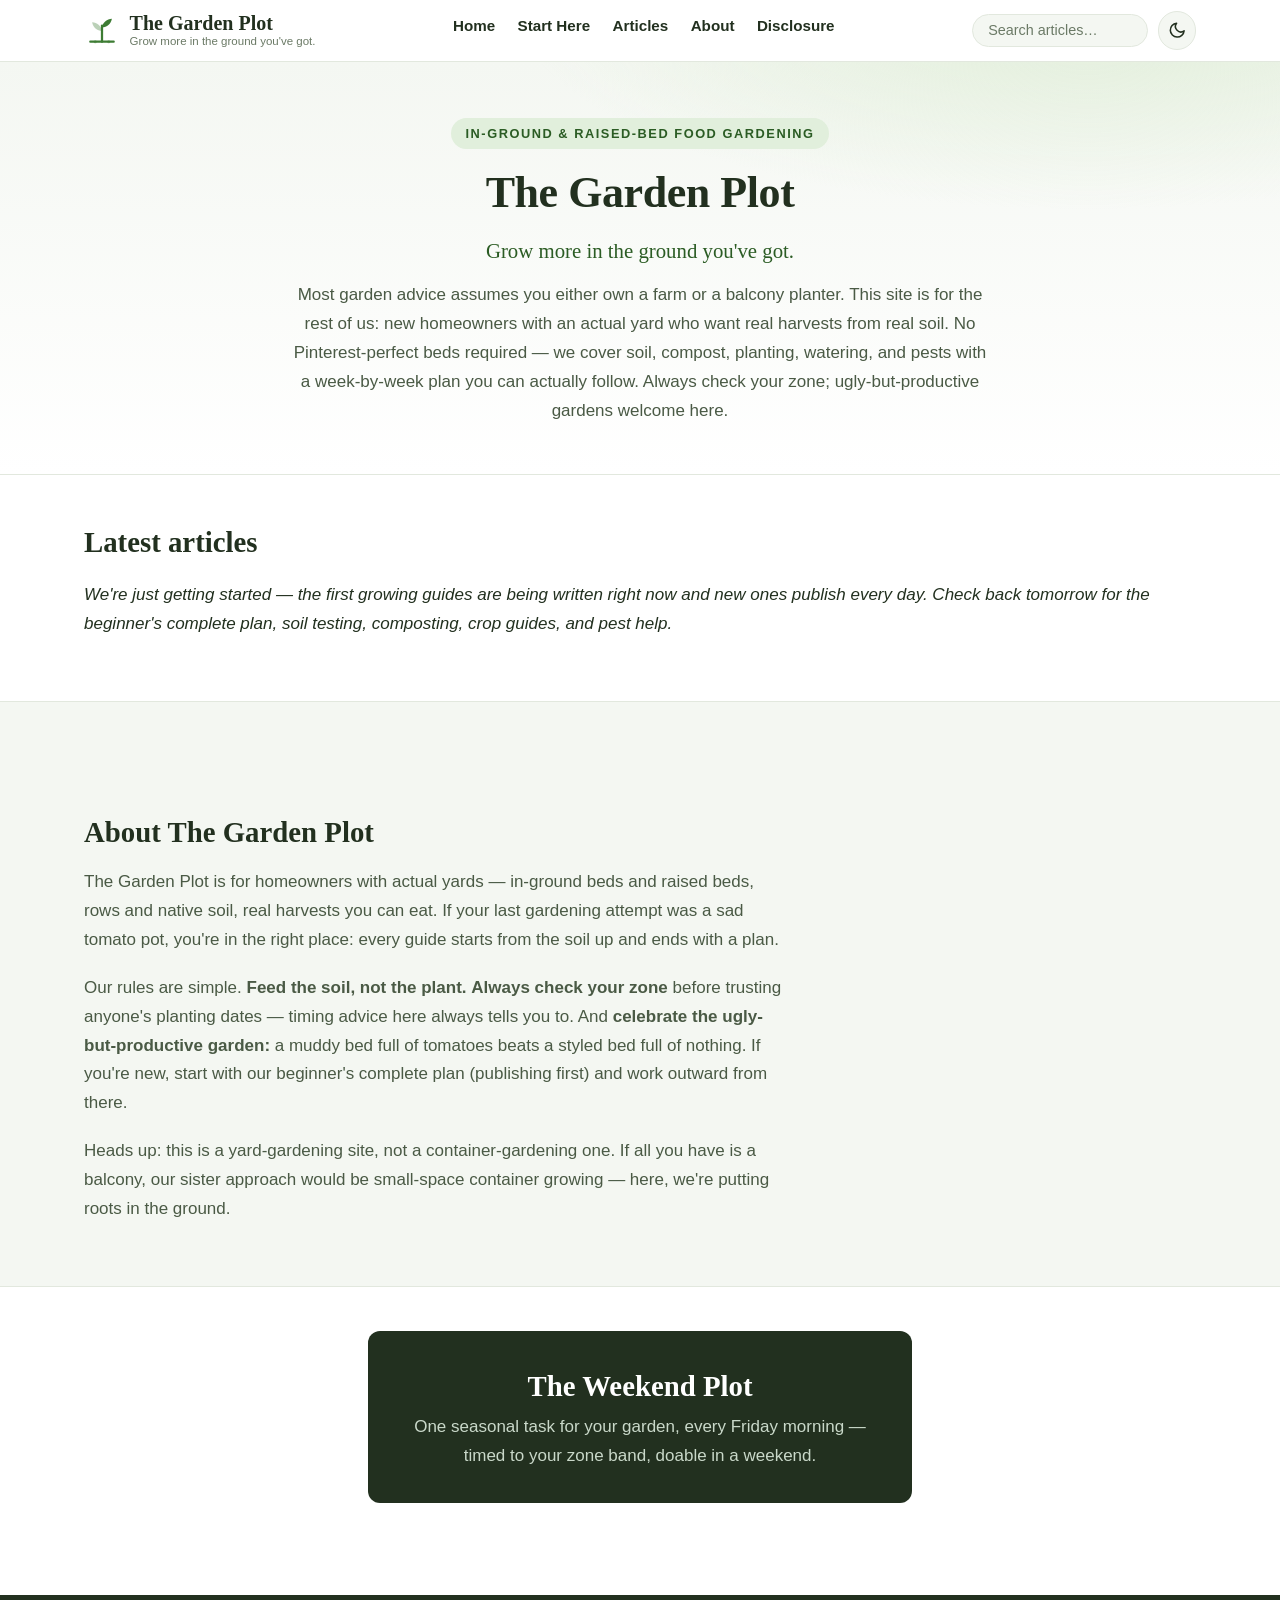
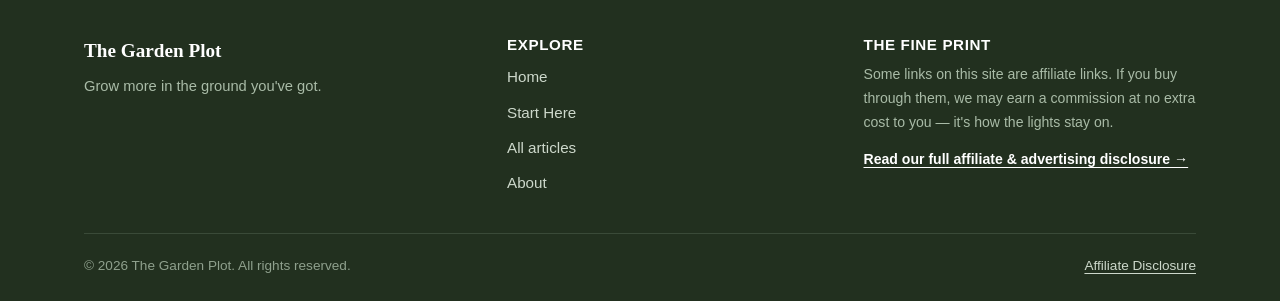
<file: index.html>
<!DOCTYPE html>
<html lang="en">
<head>
  <meta charset="utf-8">
  <meta name="viewport" content="width=device-width, initial-scale=1">
  <!-- MEDIVAVINE/JOURNEY: paste ad network script here -->
  <title>The Garden Plot — Grow More in the Ground You've Got</title>
  <meta name="description" content="The Garden Plot helps new homeowners grow real harvests in real ground — in-ground and raised-bed food gardening guides, soil-first advice, and season plans. Zone-aware, dirt-under-nails practical.">
  <meta property="og:title" content="The Garden Plot — Grow More in the Ground You've Got">
  <meta property="og:description" content="In-ground and raised-bed food gardening for people with actual yards: soil, compost, crop guides, and pest help — always with a plan.">
  <meta property="og:type" content="website">
  <meta property="og:url" content="https://garden-plot.pages.dev/">
  <link rel="stylesheet" href="styles.css">
  <script>
  /* Set theme before first paint: stored choice, else OS preference. */
  (function(){try{var t=localStorage.getItem('gardenplot-theme');if(!t){t=(window.matchMedia&&window.matchMedia('(prefers-color-scheme: dark)').matches)?'dark':'light';}document.documentElement.setAttribute('data-theme',t);}catch(e){}})();
  </script>
  <link rel="canonical" href="https://garden-plot.pages.dev/">
  <meta name="twitter:card" content="summary">
</head>
<body>

<header class="site-header">
  <div class="header-inner">
    <a class="brand" href="index.html" aria-label="The Garden Plot — home">
      <svg class="brand-mark" viewBox="0 0 40 40" role="img" aria-label="A young seedling sprouting from garden soil">
        <path d="M20 33V15" fill="none" stroke="#3d7c33" stroke-width="2.5" stroke-linecap="round"/>
        <path d="M20 21c-5.5 0-10-4-11-9.5 5.5 0 10 4 11 9.5z" fill="#3d7c33" opacity="0.35"/>
        <path d="M20 17c5.5 0 10-4 11-9.5-5.5 0-10 4-11 9.5z" fill="#3d7c33"/>
        <path d="M7 33h26" fill="none" stroke="#3d7c33" stroke-width="2.5" stroke-linecap="round"/>
        <circle cx="12.5" cy="33" r="1.7" fill="#3d7c33" opacity="0.5"/>
        <circle cx="27.5" cy="33" r="1.7" fill="#3d7c33" opacity="0.5"/>
      </svg>
      <span class="brand-name">The Garden Plot<span class="brand-tag">Grow more in the ground you've got.</span></span>
    </a>
    <button class="nav-toggle" id="navToggle" aria-expanded="false" aria-controls="siteNav" aria-label="Toggle navigation menu">
      <svg viewBox="0 0 24 24" fill="none" stroke="currentColor" stroke-width="2" stroke-linecap="round" aria-hidden="true">
        <path d="M4 7h16M4 12h16M4 17h16"/>
      </svg>
    </button>
    <nav class="site-nav" id="siteNav" aria-label="Main navigation">
      <ul>
        <li><a href="index.html" aria-current="page">Home</a></li>
        <li><a href="#articles">Start Here</a></li>
        <li><a href="#articles">Articles</a></li>
        <li><a href="#about">About</a></li>
        <li><a href="disclosure.html">Disclosure</a></li>
      </ul>
    </nav>
    <div class="header-actions">
      <div class="site-search" data-search>
        <label class="visually-hidden" for="siteSearchInput">Search articles</label>
        <input class="site-search-input" id="siteSearchInput" type="search" placeholder="Search articles&hellip;" autocomplete="off" role="combobox" aria-expanded="false" aria-controls="siteSearchResults" aria-autocomplete="list">
        <div class="site-search-results" id="siteSearchResults" role="listbox" aria-label="Search results" hidden></div>
      </div>
      <button class="theme-toggle" id="themeToggle" type="button" aria-label="Switch to dark mode" aria-pressed="false">
        <svg class="icon-moon" viewBox="0 0 24 24" fill="none" stroke="currentColor" stroke-width="2" stroke-linecap="round" stroke-linejoin="round" aria-hidden="true"><path d="M21 12.8A9 9 0 1 1 11.2 3a7 7 0 0 0 9.8 9.8z"/></svg>
        <svg class="icon-sun" viewBox="0 0 24 24" fill="none" stroke="currentColor" stroke-width="2" stroke-linecap="round" aria-hidden="true"><circle cx="12" cy="12" r="4"/><path d="M12 2v2M12 20v2M4.9 4.9l1.4 1.4M17.7 17.7l1.4 1.4M2 12h2M20 12h2M4.9 19.1l1.4-1.4M17.7 6.3l1.4-1.4"/></svg>
      </button>
    </div>
  </div>
</header>

<main>
  <section class="hero">
    <div class="wrap">
      <span class="eyebrow">In-ground &amp; raised-bed food gardening</span>
      <h1>The Garden Plot</h1>
      <p class="tagline">Grow more in the ground you've got.</p>
      <p class="pitch">Most garden advice assumes you either own a farm or a balcony planter. This site is for the rest of us: new homeowners with an actual yard who want real harvests from real soil. No Pinterest-perfect beds required — we cover soil, compost, planting, watering, and pests with a week-by-week plan you can actually follow. Always check your zone; ugly-but-productive gardens welcome here.</p>
    </div>
  </section>

  <section class="section" aria-labelledby="articles-heading">
    <div class="wrap">
      <div class="section-head" id="articles">
        <h2 id="articles-heading">Latest articles</h2>
      </div>
      <ul class="card-grid">
      </ul>
      <p class="articles-pending"><em>We're just getting started — the first growing guides are being written right now and new ones publish every day. Check back tomorrow for the beginner's complete plan, soil testing, composting, crop guides, and pest help.</em></p>
    </div>
  </section>

  <section class="section band about" id="about" aria-labelledby="about-heading">
    <div class="wrap">
      <h2 id="about-heading">About The Garden Plot</h2>
      <p>The Garden Plot is for homeowners with actual yards — in-ground beds and raised beds, rows and native soil, real harvests you can eat. If your last gardening attempt was a sad tomato pot, you're in the right place: every guide starts from the soil up and ends with a plan.</p>
      <p>Our rules are simple. <strong>Feed the soil, not the plant.</strong> <strong>Always check your zone</strong> before trusting anyone's planting dates — timing advice here always tells you to. And <strong>celebrate the ugly-but-productive garden:</strong> a muddy bed full of tomatoes beats a styled bed full of nothing. If you're new, start with our beginner's complete plan (publishing first) and work outward from there.</p>
      <p>Heads up: this is a yard-gardening site, not a container-gardening one. If all you have is a balcony, our sister approach would be small-space container growing — here, we're putting roots in the ground.</p>
    </div>
  </section>

  <section class="section" aria-labelledby="newsletter-heading">
    <div class="wrap">
      <div class="newsletter-card">
        <h2 id="newsletter-heading">The Weekend Plot</h2>
        <p>One seasonal task for your garden, every Friday morning — timed to your zone band, doable in a weekend.</p>
        <!-- NEWSLETTER: paste Beehiiv/Substack embed here -->
      </div>
    </div>
  </section>
</main>

<footer class="site-footer">
  <div class="footer-inner">
    <div class="footer-grid">
      <div>
        <div class="footer-brand">The Garden Plot</div>
        <p class="footer-tag">Grow more in the ground you've got.</p>
      </div>
      <nav class="footer-nav" aria-label="Footer navigation">
        <h3>Explore</h3>
        <ul>
          <li><a href="index.html">Home</a></li>
          <li><a href="#articles">Start Here</a></li>
          <li><a href="#articles">All articles</a></li>
          <li><a href="#about">About</a></li>
        </ul>
      </nav>
      <div class="footer-note">
        <h3>The fine print</h3>
        <p>Some links on this site are affiliate links. If you buy through them, we may earn a commission at no extra cost to you — it's how the lights stay on.</p>
        <p><a href="disclosure.html" class="footer-note-link">Read our full affiliate &amp; advertising disclosure →</a></p>
      </div>
    </div>
    <div class="footer-bottom">
      <span>© 2026 The Garden Plot. All rights reserved.</span>
      <span><a href="disclosure.html">Affiliate Disclosure</a></span>
    </div>
  </div>
</footer>

<script src="assets/site.js"></script>
</body>
</html>
</file>
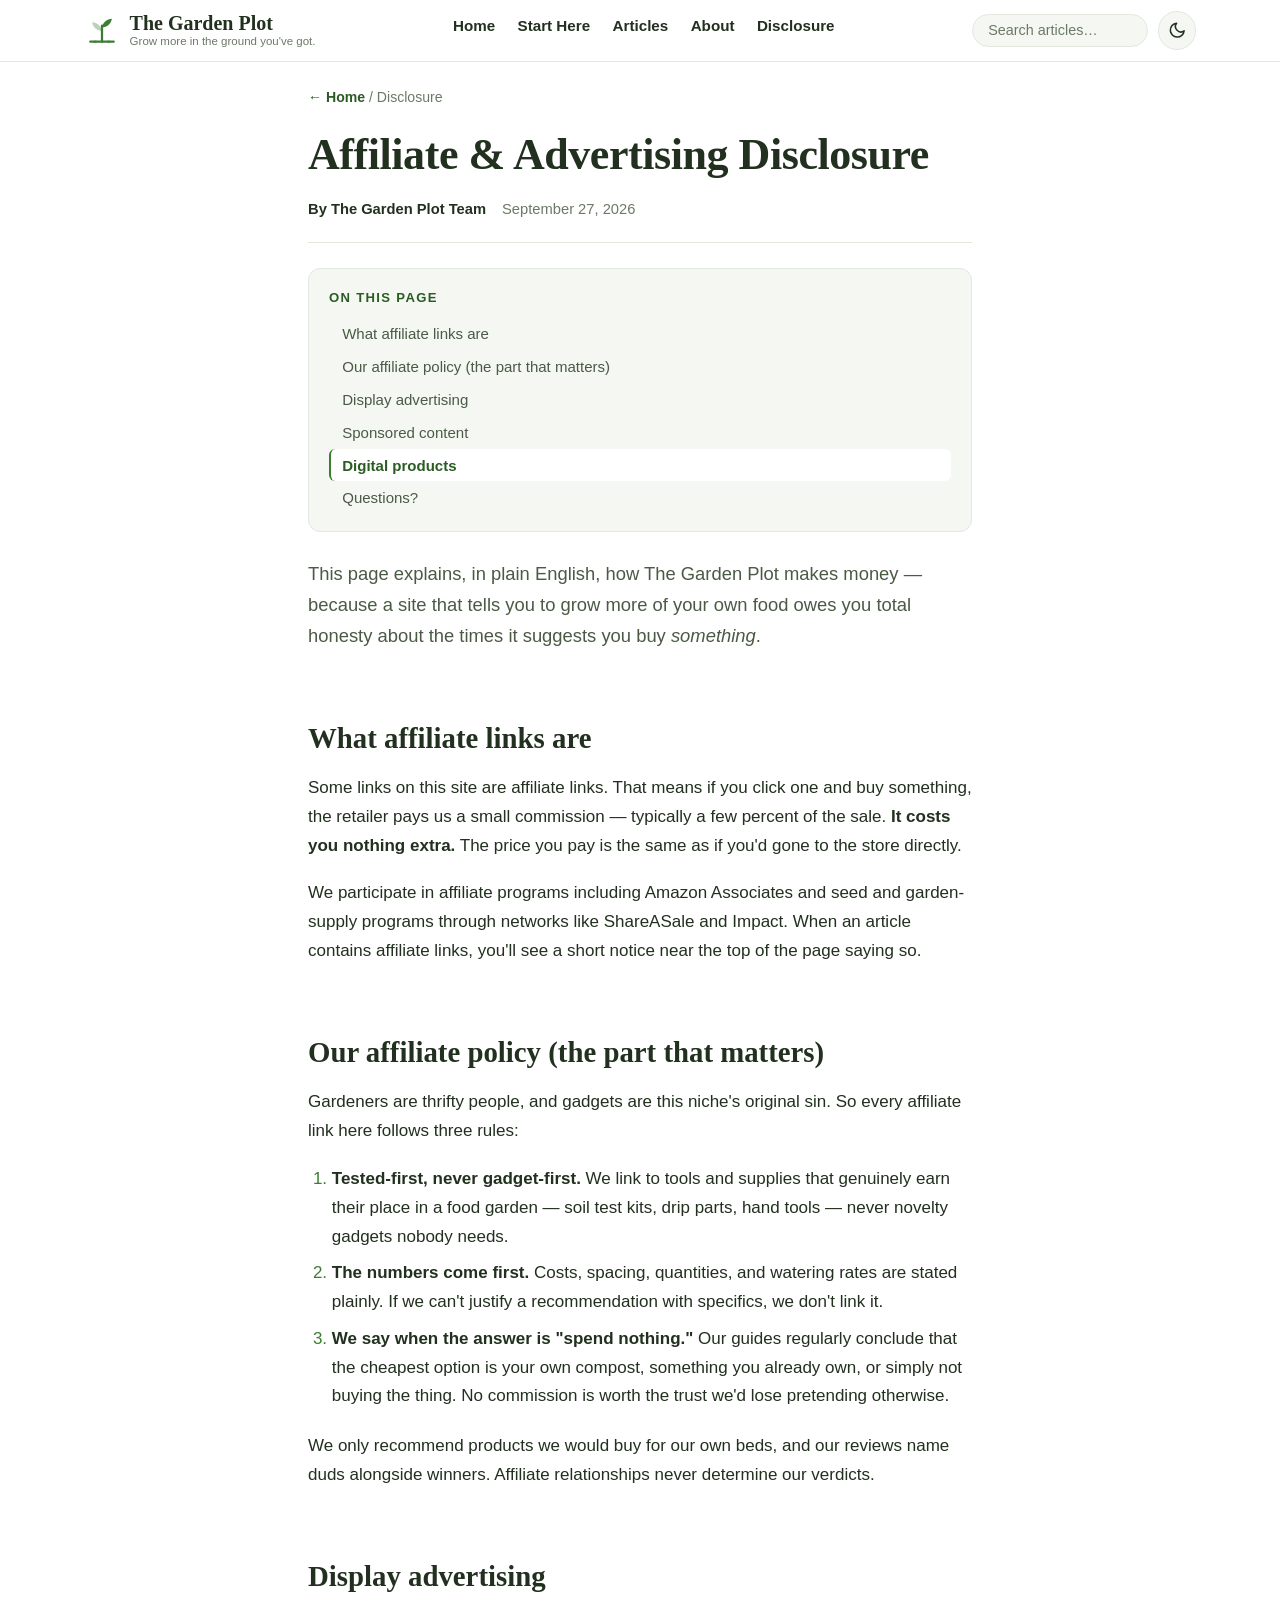
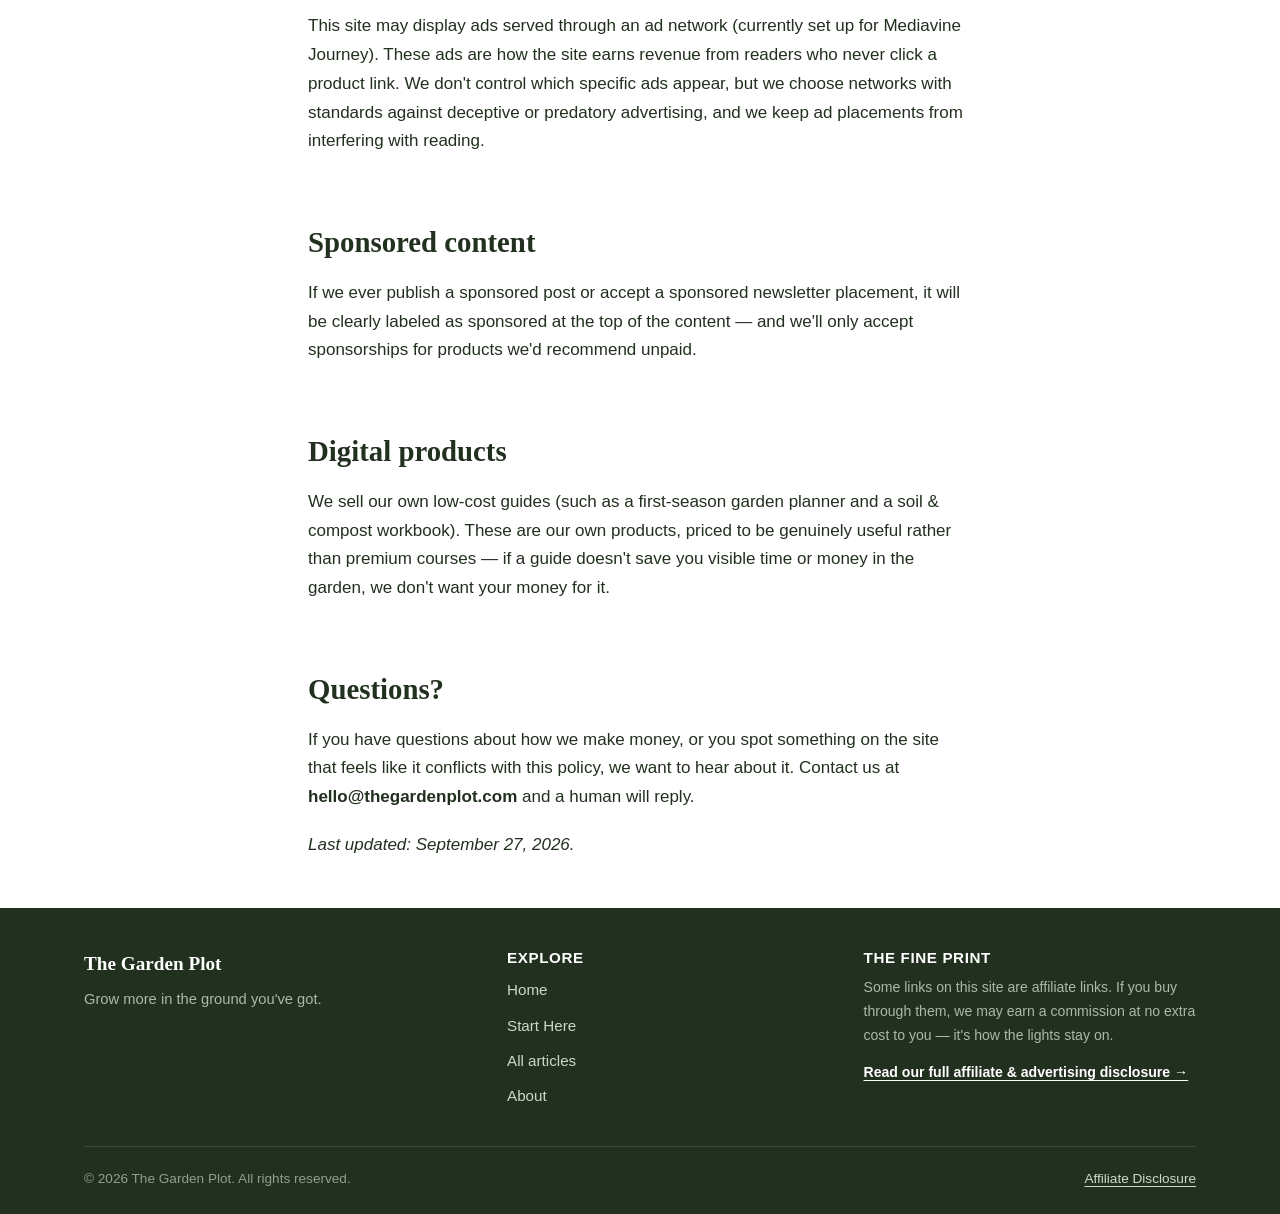
<file: disclosure.html>
<!DOCTYPE html>
<html lang="en">
<head>
  <meta charset="utf-8">
  <meta name="viewport" content="width=device-width, initial-scale=1">
  <!-- MEDIVAVINE/JOURNEY: paste ad network script here -->
  <title>Affiliate &amp; Advertising Disclosure | The Garden Plot</title>
  <meta name="description" content="How The Garden Plot makes money: affiliate links, display ads, and our promise to recommend only gear we'd buy for our own beds.">
  <meta property="og:title" content="Affiliate &amp; Advertising Disclosure | The Garden Plot">
  <meta property="og:description" content="Plain-English disclosure: what affiliate links are, how display ads work here, and why trust is the whole business model.">
  <meta property="og:type" content="website">
  <meta property="og:url" content="https://garden-plot.pages.dev/disclosure.html">
  <link rel="stylesheet" href="styles.css">
  <script>
  /* Set theme before first paint: stored choice, else OS preference. */
  (function(){try{var t=localStorage.getItem('gardenplot-theme');if(!t){t=(window.matchMedia&&window.matchMedia('(prefers-color-scheme: dark)').matches)?'dark':'light';}document.documentElement.setAttribute('data-theme',t);}catch(e){}})();
  </script>
  <link rel="canonical" href="https://garden-plot.pages.dev/disclosure.html">
  <meta name="twitter:card" content="summary">
</head>
<body class="article-page">

<header class="site-header">
  <div class="header-inner">
    <a class="brand" href="index.html" aria-label="The Garden Plot — home">
      <svg class="brand-mark" viewBox="0 0 40 40" role="img" aria-label="A young seedling sprouting from garden soil">
        <path d="M20 33V15" fill="none" stroke="#3d7c33" stroke-width="2.5" stroke-linecap="round"/>
        <path d="M20 21c-5.5 0-10-4-11-9.5 5.5 0 10 4 11 9.5z" fill="#3d7c33" opacity="0.35"/>
        <path d="M20 17c5.5 0 10-4 11-9.5-5.5 0-10 4-11 9.5z" fill="#3d7c33"/>
        <path d="M7 33h26" fill="none" stroke="#3d7c33" stroke-width="2.5" stroke-linecap="round"/>
        <circle cx="12.5" cy="33" r="1.7" fill="#3d7c33" opacity="0.5"/>
        <circle cx="27.5" cy="33" r="1.7" fill="#3d7c33" opacity="0.5"/>
      </svg>
      <span class="brand-name">The Garden Plot<span class="brand-tag">Grow more in the ground you've got.</span></span>
    </a>
    <button class="nav-toggle" id="navToggle" aria-expanded="false" aria-controls="siteNav" aria-label="Toggle navigation menu">
      <svg viewBox="0 0 24 24" fill="none" stroke="currentColor" stroke-width="2" stroke-linecap="round" aria-hidden="true">
        <path d="M4 7h16M4 12h16M4 17h16"/>
      </svg>
    </button>
    <nav class="site-nav" id="siteNav" aria-label="Main navigation">
      <ul>
        <li><a href="index.html">Home</a></li>
        <li><a href="index.html#articles">Start Here</a></li>
        <li><a href="index.html#articles">Articles</a></li>
        <li><a href="index.html#about">About</a></li>
        <li><a href="disclosure.html" aria-current="page">Disclosure</a></li>
      </ul>
    </nav>
    <div class="header-actions">
      <div class="site-search" data-search>
        <label class="visually-hidden" for="siteSearchInput">Search articles</label>
        <input class="site-search-input" id="siteSearchInput" type="search" placeholder="Search articles&hellip;" autocomplete="off" role="combobox" aria-expanded="false" aria-controls="siteSearchResults" aria-autocomplete="list">
        <div class="site-search-results" id="siteSearchResults" role="listbox" aria-label="Search results" hidden></div>
      </div>
      <button class="theme-toggle" id="themeToggle" type="button" aria-label="Switch to dark mode" aria-pressed="false">
        <svg class="icon-moon" viewBox="0 0 24 24" fill="none" stroke="currentColor" stroke-width="2" stroke-linecap="round" stroke-linejoin="round" aria-hidden="true"><path d="M21 12.8A9 9 0 1 1 11.2 3a7 7 0 0 0 9.8 9.8z"/></svg>
        <svg class="icon-sun" viewBox="0 0 24 24" fill="none" stroke="currentColor" stroke-width="2" stroke-linecap="round" aria-hidden="true"><circle cx="12" cy="12" r="4"/><path d="M12 2v2M12 20v2M4.9 4.9l1.4 1.4M17.7 17.7l1.4 1.4M2 12h2M20 12h2M4.9 19.1l1.4-1.4M17.7 6.3l1.4-1.4"/></svg>
      </button>
    </div>
  </div>
</header>

<main>
  <div class="wrap-narrow">
    <p class="breadcrumb"><a href="index.html">← Home</a> / Disclosure</p>

    <article>
      <header class="article-head">
        <h1>Affiliate &amp; Advertising Disclosure</h1>
        <p class="byline">
          <span class="author">By The Garden Plot Team</span>
          <time datetime="2026-09-27">September 27, 2026</time>
        </p>
      </header>

      <p class="lede">This page explains, in plain English, how The Garden Plot makes money — because a site that tells you to grow more of your own food owes you total honesty about the times it suggests you buy <em>something</em>.</p>

      <h2>What affiliate links are</h2>
      <p>Some links on this site are affiliate links. That means if you click one and buy something, the retailer pays us a small commission — typically a few percent of the sale. <strong>It costs you nothing extra.</strong> The price you pay is the same as if you'd gone to the store directly.</p>
      <p>We participate in affiliate programs including Amazon Associates and seed and garden-supply programs through networks like ShareASale and Impact. When an article contains affiliate links, you'll see a short notice near the top of the page saying so.</p>

      <h2>Our affiliate policy (the part that matters)</h2>
      <p>Gardeners are thrifty people, and gadgets are this niche's original sin. So every affiliate link here follows three rules:</p>
      <ol>
        <li><strong>Tested-first, never gadget-first.</strong> We link to tools and supplies that genuinely earn their place in a food garden — soil test kits, drip parts, hand tools — never novelty gadgets nobody needs.</li>
        <li><strong>The numbers come first.</strong> Costs, spacing, quantities, and watering rates are stated plainly. If we can't justify a recommendation with specifics, we don't link it.</li>
        <li><strong>We say when the answer is "spend nothing."</strong> Our guides regularly conclude that the cheapest option is your own compost, something you already own, or simply not buying the thing. No commission is worth the trust we'd lose pretending otherwise.</li>
      </ol>
      <p>We only recommend products we would buy for our own beds, and our reviews name duds alongside winners. Affiliate relationships never determine our verdicts.</p>

      <h2>Display advertising</h2>
      <p>This site may display ads served through an ad network (currently set up for Mediavine Journey). These ads are how the site earns revenue from readers who never click a product link. We don't control which specific ads appear, but we choose networks with standards against deceptive or predatory advertising, and we keep ad placements from interfering with reading.</p>

      <h2>Sponsored content</h2>
      <p>If we ever publish a sponsored post or accept a sponsored newsletter placement, it will be clearly labeled as sponsored at the top of the content — and we'll only accept sponsorships for products we'd recommend unpaid.</p>

      <h2>Digital products</h2>
      <p>We sell our own low-cost guides (such as a first-season garden planner and a soil &amp; compost workbook). These are our own products, priced to be genuinely useful rather than premium courses — if a guide doesn't save you visible time or money in the garden, we don't want your money for it.</p>

      <h2>Questions?</h2>
      <p>If you have questions about how we make money, or you spot something on the site that feels like it conflicts with this policy, we want to hear about it. Contact us at <strong>hello@thegardenplot.com</strong> and a human will reply.</p>
      <p><em>Last updated: September 27, 2026.</em></p>
    </article>
  </div>
</main>

<footer class="site-footer">
  <div class="footer-inner">
    <div class="footer-grid">
      <div>
        <div class="footer-brand">The Garden Plot</div>
        <p class="footer-tag">Grow more in the ground you've got.</p>
      </div>
      <nav class="footer-nav" aria-label="Footer navigation">
        <h3>Explore</h3>
        <ul>
          <li><a href="index.html">Home</a></li>
          <li><a href="index.html#articles">Start Here</a></li>
          <li><a href="index.html#articles">All articles</a></li>
          <li><a href="index.html#about">About</a></li>
        </ul>
      </nav>
      <div class="footer-note">
        <h3>The fine print</h3>
        <p>Some links on this site are affiliate links. If you buy through them, we may earn a commission at no extra cost to you — it's how the lights stay on.</p>
        <p><a href="disclosure.html" class="footer-note-link">Read our full affiliate &amp; advertising disclosure →</a></p>
      </div>
    </div>
    <div class="footer-bottom">
      <span>© 2026 The Garden Plot. All rights reserved.</span>
      <span><a href="disclosure.html">Affiliate Disclosure</a></span>
    </div>
  </div>
</footer>

<script src="assets/site.js"></script>
</body>
</html>
</file>
<file: styles.css>
/* The Garden Plot — clean modern editorial blog theme
   Mobile-first, no frameworks, single accent color. */

:root {
  --accent: #3d7c33;          /* garden green */
  --accent-dark: #2b5c24;
  --ink: #22301f;
  --ink-soft: #4a5a45;
  --muted: #6b7a66;
  --paper: #ffffff;
  --wash: #f4f7f2;
  --line: #e2e8de;
  --radius: 12px;
  --maxw: 72rem;
  --measure: 44rem;
  --font: -apple-system, BlinkMacSystemFont, "Segoe UI", Roboto, "Helvetica Neue",
          Arial, "Noto Sans", system-ui, sans-serif;
  --font-display: "Iowan Old Style", "Palatino Linotype", Palatino, Georgia,
          "Times New Roman", serif;
}

* { box-sizing: border-box; }
html { scroll-behavior: smooth; }
body {
  margin: 0;
  font-family: var(--font);
  color: var(--ink);
  background: var(--paper);
  line-height: 1.7;
  font-size: 1.0625rem;
  -webkit-font-smoothing: antialiased;
}
img, svg { max-width: 100%; height: auto; }
a { color: var(--accent-dark); text-decoration-thickness: 1px; text-underline-offset: 3px; }
a:hover { color: var(--accent); }
a:focus-visible, button:focus-visible {
  outline: 3px solid var(--accent);
  outline-offset: 2px;
  border-radius: 4px;
}

h1, h2, h3, h4 { font-family: var(--font-display); line-height: 1.25; color: var(--ink); text-wrap: balance; }
h1 { font-size: clamp(1.9rem, 4.5vw, 2.75rem); margin: 0.4em 0 0.3em; letter-spacing: -0.01em; }
h2 { font-size: clamp(1.4rem, 3vw, 1.8rem); margin: 2.2em 0 0.6em; padding-top: 0.2em; }
h3 { font-size: 1.22rem; margin: 1.8em 0 0.4em; }
p { margin: 0 0 1.1em; }
ul, ol { margin: 0 0 1.2em; padding-left: 1.4em; }
li { margin-bottom: 0.45em; }
li::marker { color: var(--accent); }
blockquote {
  margin: 1.6em 0; padding: 0.9em 1.2em;
  border-left: 4px solid var(--accent);
  background: var(--wash); border-radius: 0 var(--radius) var(--radius) 0;
}
code { background: var(--wash); padding: 0.15em 0.4em; border-radius: 6px; font-size: 0.92em; }

.wrap { max-width: var(--maxw); margin: 0 auto; padding: 0 1.25rem; }

/* ---- Header / nav ---- */
.site-header {
  background: var(--paper);
  border-bottom: 1px solid var(--line);
  position: sticky; top: 0; z-index: 50;
}
.header-inner {
  display: flex; align-items: center; justify-content: space-between;
  max-width: var(--maxw); margin: 0 auto; padding: 0.7rem 1.25rem;
}
.brand { display: flex; align-items: center; gap: 0.6rem; text-decoration: none; color: var(--ink); }
.brand-mark { width: 36px; height: 36px; flex: none; }
.brand-name { font-family: var(--font-display); font-size: 1.25rem; font-weight: 700; line-height: 1.15; }
.brand-tag { display: block; font-family: var(--font); font-size: 0.72rem; color: var(--muted); font-weight: 400; }
.site-nav ul { display: flex; gap: 1.4rem; list-style: none; margin: 0; padding: 0; }
.site-nav a { text-decoration: none; color: var(--ink); font-weight: 600; font-size: 0.95rem; }
.site-nav a:hover { color: var(--accent); }
.nav-toggle {
  display: none; background: none; border: 1px solid var(--line);
  border-radius: 8px; padding: 0.45rem 0.6rem; cursor: pointer; color: var(--ink);
}
.nav-toggle svg { display: block; width: 22px; height: 22px; }

/* ---- Hero ---- */
.hero {
  background:
    radial-gradient(60rem 22rem at 85% -4rem, #e0eed8 0%, transparent 60%),
    linear-gradient(180deg, var(--wash) 0%, var(--paper) 100%);
  background-color: var(--wash);
  border-bottom: 1px solid var(--line);
  padding: 3.5rem 0 3rem;
  text-align: center;
}
.hero .eyebrow {
  display: inline-block; font-size: 0.8rem; font-weight: 700; letter-spacing: 0.12em;
  text-transform: uppercase; color: var(--accent-dark);
  background: #e1efdc; border-radius: 999px; padding: 0.3rem 0.9rem; margin-bottom: 1rem;
}
.hero h1 { margin-top: 0; }
.hero .tagline { font-family: var(--font-display); font-size: 1.3rem; color: var(--accent-dark); margin: 0 0 0.8rem; }
.hero .pitch { max-width: var(--measure); margin: 0 auto; color: var(--ink-soft); }

/* ---- Cards / grids ---- */
.section { padding: 2.75rem 0; }
.section-head { display: flex; align-items: baseline; justify-content: space-between; flex-wrap: wrap; row-gap: 0.4rem; gap: 1rem; margin-bottom: 1.25rem; }
.section-head h2 { margin: 0; }
.section-head a { font-size: 0.92rem; font-weight: 600; white-space: nowrap; }

.card-grid { display: grid; grid-template-columns: 1fr; gap: 1.25rem; list-style: none; margin: 0; padding: 0; }
.card {
  border: 1px solid var(--line); border-radius: var(--radius);
  background: var(--paper); padding: 1.4rem 1.4rem 1.2rem;
  display: flex; flex-direction: column; gap: 0.5rem;
  transition: transform 0.15s ease, box-shadow 0.15s ease;
}
.card:hover { transform: translateY(-3px); box-shadow: 0 10px 28px rgba(61, 124, 51, 0.10); }
.card .kicker { font-size: 0.75rem; font-weight: 700; letter-spacing: 0.1em; text-transform: uppercase; color: var(--accent-dark); }
.card h3 { margin: 0; font-size: 1.15rem; }
.card h3 a { color: var(--ink); text-decoration: none; }
.card h3 a:hover { color: var(--accent); }
.card p { margin: 0; color: var(--ink-soft); font-size: 0.97rem; flex: 1; }
.card .card-link { font-weight: 700; font-size: 0.92rem; }

.featured {
  border: 2px solid var(--accent); border-radius: var(--radius);
  background: linear-gradient(135deg, #f3f8f0 0%, var(--paper) 70%);
  padding: 1.75rem; margin-bottom: 2rem;
  display: grid; gap: 0.7rem;
}
.featured .kicker { font-size: 0.78rem; font-weight: 700; letter-spacing: 0.12em; text-transform: uppercase; color: var(--accent-dark); }
.featured h2 { margin: 0; font-size: clamp(1.5rem, 3.4vw, 2rem); }
.featured h2 a { color: var(--ink); text-decoration: none; }
.featured h2 a:hover { color: var(--accent); }
.featured p { margin: 0; color: var(--ink-soft); }
.stat-row { display: flex; flex-wrap: wrap; gap: 0.6rem; margin-top: 0.4rem; }
.stat {
  background: var(--paper); border: 1px solid var(--line); border-radius: 999px;
  font-size: 0.85rem; font-weight: 600; padding: 0.25rem 0.8rem; color: var(--ink-soft);
}
.stat strong { color: var(--accent-dark); }

/* ---- About / newsletter band ---- */
.band { background: var(--wash); border-top: 1px solid var(--line); border-bottom: 1px solid var(--line); }
.about p { max-width: var(--measure); color: var(--ink-soft); }
.newsletter-card {
  background: var(--ink); color: #eef4ec; border-radius: var(--radius);
  padding: 2rem; max-width: 34rem; margin: 0 auto; text-align: center;
}
.newsletter-card h2 { color: #ffffff; margin: 0 0 0.5rem; }
.newsletter-card p { color: #c9d8c9; margin: 0; }
.newsletter-card svg { margin-bottom: 0.6rem; }

/* ---- Article pages ---- */
.article-page .wrap-narrow { max-width: var(--measure); margin: 0 auto; padding: 0 1.25rem; }
.breadcrumb { font-size: 0.88rem; margin: 1.5rem 0 0.5rem; color: var(--muted); }
.breadcrumb a { text-decoration: none; font-weight: 600; }
.article-head { border-bottom: 1px solid var(--line); padding-bottom: 1.25rem; margin-bottom: 0.5rem; }
.byline { display: flex; flex-wrap: wrap; gap: 0.5rem 1rem; align-items: center; color: var(--muted); font-size: 0.92rem; margin: 0.9rem 0 0; }
.byline .author { font-weight: 700; color: var(--ink); }
.disclosure-notice {
  background: #fdf8ec; border: 1px solid #ead9a8; border-radius: var(--radius);
  padding: 0.85rem 1.1rem; font-size: 0.9rem; color: #5c4a1e; margin: 1.25rem 0;
}
.disclosure-notice a { color: #7a5f1c; font-weight: 700; }
.lede { font-size: 1.15rem; color: var(--ink-soft); }
.faq { background: var(--wash); border-radius: var(--radius); padding: 1.5rem; margin: 2.5rem 0; }
.faq h2 { margin-top: 0; }
.faq dt { font-weight: 700; margin-top: 1.1rem; }
.faq dd { margin: 0.25rem 0 0; color: var(--ink-soft); }
.recipe-card {
  background: var(--paper); border: 1px solid var(--line); border-left: 4px solid var(--accent);
  border-radius: var(--radius); padding: 1.25rem 1.4rem; margin: 1.4rem 0;
}
.recipe-card h3 { margin-top: 0; }
.keep-reading { border-top: 2px solid var(--accent); margin: 3rem 0 0; padding-top: 1.5rem; }
.keep-reading h2 { margin-top: 0; }
.keep-reading ul { list-style: none; padding: 0; margin: 0; display: grid; gap: 0.7rem; }
.keep-reading li { margin: 0; }
.keep-reading a { font-weight: 600; text-decoration: none; }
.keep-reading a:hover { text-decoration: underline; }

/* ---- Footer ---- */
.site-footer { background: var(--ink); color: #cdd8cb; margin-top: 3rem; }
.footer-inner { max-width: var(--maxw); margin: 0 auto; padding: 2.5rem 1.25rem 1.5rem; }
.footer-grid { display: grid; gap: 1.5rem; grid-template-columns: 1fr; margin-bottom: 1.75rem; }
.footer-brand { font-family: var(--font-display); font-size: 1.2rem; color: #fff; font-weight: 700; }
.footer-tag { font-size: 0.92rem; color: #a9bba7; margin: 0.4rem 0 0; }
.footer-nav h3, .footer-note h3 { color: #fff; font-size: 0.95rem; font-family: var(--font); margin: 0 0 0.6rem; letter-spacing: 0.04em; text-transform: uppercase; }
.footer-nav ul { list-style: none; margin: 0; padding: 0; }
.footer-nav li { margin-bottom: 0.4rem; }
.footer-nav a { color: #cdd8cb; text-decoration: none; font-size: 0.95rem; }
.footer-nav a:hover { color: #fff; text-decoration: underline; }
.footer-note p { font-size: 0.88rem; color: #a9bba7; margin: 0 0 0.8rem; }
.footer-note-link { color: #fff; font-weight: 700; }
.footer-bottom { border-top: 1px solid #3a4a38; padding-top: 1.25rem; font-size: 0.85rem; color: #8fa08d; display: flex; flex-wrap: wrap; gap: 0.5rem 1.5rem; justify-content: space-between; }
.footer-bottom a { color: #cdd8cb; }

/* ---- Decorative SVG dividers ---- */
.leaf-divider { display: flex; justify-content: center; margin: 2.5rem 0; color: var(--accent); opacity: 0.7; }

/* ---- Responsive ---- */
@media (min-width: 560px) {
  .card-grid { grid-template-columns: repeat(2, 1fr); }
  .footer-grid { grid-template-columns: 1.2fr 1fr 1fr; }
}
@media (min-width: 900px) {
  .card-grid { grid-template-columns: repeat(3, 1fr); }
}

/* Hamburger nav under ~720px */
@media (max-width: 719px) {
  .nav-toggle { display: block; }
  .site-nav { display: none; width: 100%; }
  .header-inner { flex-wrap: wrap; }
  .site-nav.open { display: block; }
  .site-nav ul { flex-direction: column; gap: 0; padding: 0.75rem 0 0.25rem; }
  .site-nav li { border-top: 1px solid var(--line); }
  .site-nav a { display: block; padding: 0.7rem 0.2rem; }
}
@media (prefers-reduced-motion: reduce) {
  html { scroll-behavior: auto; }
  .card:hover { transform: none; }
}

/* ---- Interactive features (assets/site.js) ---- */
.visually-hidden {
  position: absolute !important; width: 1px; height: 1px;
  padding: 0; margin: -1px; overflow: hidden;
  clip: rect(0 0 0 0); white-space: nowrap; border: 0;
}

/* Search in header */
.header-actions { display: flex; align-items: center; gap: 0.6rem; }
.site-search { position: relative; }
.site-search-input {
  border: 1px solid var(--line); border-radius: 999px;
  padding: 0.45rem 0.95rem; font-size: 0.9rem; font-family: var(--font);
  width: 11rem; background: var(--wash); color: var(--ink);
  transition: width 0.2s ease, border-color 0.2s ease, background 0.2s ease;
}
.site-search-input::placeholder { color: var(--muted); }
.site-search-input:focus {
  width: 15rem; background: var(--paper); border-color: var(--accent); outline: none;
  box-shadow: 0 0 0 3px rgba(61, 124, 51, 0.15);
}
.site-search-results {
  position: absolute; top: calc(100% + 0.45rem); right: 0;
  width: min(22rem, 82vw); max-height: 24rem; overflow: auto;
  background: var(--paper); border: 1px solid var(--line);
  border-radius: var(--radius); box-shadow: 0 14px 36px rgba(20, 35, 22, 0.16);
  z-index: 60; text-align: left;
}
.site-search-results a {
  display: block; padding: 0.7rem 1rem; text-decoration: none;
  border-bottom: 1px solid var(--line);
}
.site-search-results a:last-child { border-bottom: 0; }
.site-search-results a:hover, .site-search-results a:focus-visible { background: var(--wash); }
.site-search-results .sr-title { display: block; font-weight: 700; color: var(--ink); font-size: 0.95rem; line-height: 1.35; }
.site-search-results .sr-excerpt { display: block; font-size: 0.84rem; color: var(--muted); margin-top: 0.2rem; line-height: 1.45; }
.site-search-empty { padding: 0.85rem 1rem; font-size: 0.9rem; color: var(--muted); margin: 0; }

/* Dark mode toggle */
.theme-toggle {
  background: var(--wash); border: 1px solid var(--line); border-radius: 999px;
  width: 2.4rem; height: 2.4rem; flex: none;
  display: inline-flex; align-items: center; justify-content: center;
  cursor: pointer; color: var(--ink);
}
.theme-toggle:hover { border-color: var(--accent); color: var(--accent); }
.theme-toggle svg { width: 1.15rem; height: 1.15rem; }
.theme-toggle .icon-sun { display: none; }
html[data-theme="dark"] .theme-toggle .icon-sun { display: block; }
html[data-theme="dark"] .theme-toggle .icon-moon { display: none; }

/* Table of contents */
.toc {
  background: var(--wash); border: 1px solid var(--line);
  border-radius: var(--radius); padding: 1.1rem 1.25rem; margin: 1.6rem 0;
}
.toc-title {
  font-weight: 700; font-size: 0.82rem; letter-spacing: 0.1em;
  text-transform: uppercase; color: var(--accent-dark); margin: 0 0 0.55rem;
}
.toc ul { list-style: none; margin: 0; padding: 0; display: grid; gap: 0.1rem; }
.toc li { margin: 0; }
.toc a {
  display: block; padding: 0.32rem 0.7rem; border-radius: 6px;
  text-decoration: none; color: var(--ink-soft); font-size: 0.94rem;
  border-left: 2px solid transparent; line-height: 1.4;
}
.toc a:hover { background: var(--paper); color: var(--accent-dark); }
.toc a.active {
  border-left-color: var(--accent); color: var(--accent-dark);
  font-weight: 700; background: var(--paper);
}
.toc .toc-sub a { padding-left: 1.5rem; font-size: 0.87rem; }
article h2, article h3 { scroll-margin-top: 5.5rem; }

/* Reading progress bar */
.reading-progress {
  position: fixed; top: 0; left: 0; right: 0; height: 3px;
  z-index: 70; pointer-events: none; background: transparent;
}
.reading-progress span { display: block; height: 100%; width: 0; background: var(--accent); }

/* FAQ accordions (progressive enhancement over the plain <dl>) */
.faq dl { margin: 0; }
.faq .faq-q {
  display: flex; width: 100%; align-items: center; justify-content: space-between;
  gap: 1rem; background: none; border: 0; padding: 0.55rem 0;
  font: inherit; font-weight: 700; color: var(--ink);
  text-align: left; cursor: pointer;
}
.faq .faq-q:hover { color: var(--accent-dark); }
.faq .faq-q::after {
  content: "+"; flex: none; font-size: 1.35rem; font-weight: 400;
  color: var(--accent); line-height: 1;
}
.faq .faq-q[aria-expanded="true"]::after { content: "–"; }
.faq dd { margin: 0 0 0.9rem; color: var(--ink-soft); }
.faq dd:last-child { margin-bottom: 0; }

/* Back to top */
.back-to-top {
  position: fixed; right: 1.25rem; bottom: 1.25rem; z-index: 60;
  width: 2.75rem; height: 2.75rem; border-radius: 50%;
  border: 1px solid var(--line); background: var(--paper);
  color: var(--accent-dark); cursor: pointer;
  box-shadow: 0 6px 20px rgba(20, 35, 22, 0.18);
  display: flex; align-items: center; justify-content: center;
  opacity: 0; visibility: hidden; transform: translateY(8px);
  transition: opacity 0.2s ease, transform 0.2s ease, visibility 0.2s;
}
.back-to-top.show { opacity: 1; visibility: visible; transform: none; }
.back-to-top:hover { border-color: var(--accent); color: var(--accent); }
.back-to-top svg { width: 1.2rem; height: 1.2rem; }

/* Dark theme */
html[data-theme="dark"] {
  --accent: #8fc78f;
  --accent-dark: #b6dbb4;
  --ink: #e9f0e7;
  --ink-soft: #c2d1bf;
  --muted: #93a691;
  --paper: #10160f;
  --wash: #18211a;
  --line: #2a382c;
}
html[data-theme="dark"] .hero {
  background:
    radial-gradient(60rem 22rem at 85% -4rem, #1e2e22 0%, transparent 60%),
    linear-gradient(180deg, var(--wash) 0%, var(--paper) 100%);
  background-color: var(--wash);
}
html[data-theme="dark"] .hero .eyebrow { background: #223626; }
html[data-theme="dark"] .featured {
  background: linear-gradient(135deg, #16211a 0%, var(--paper) 70%);
}
html[data-theme="dark"] .disclosure-notice {
  background: #26200f; border-color: #5a4a22; color: #e3d3a3;
}
html[data-theme="dark"] .disclosure-notice a { color: #f0d98c; }
html[data-theme="dark"] .site-footer { background: #0b100c; }
html[data-theme="dark"] .footer-bottom { border-top-color: #243024; }
html[data-theme="dark"] .card:hover { box-shadow: 0 10px 28px rgba(0, 0, 0, 0.35); }
html[data-theme="dark"] .site-search-results { box-shadow: 0 14px 36px rgba(0, 0, 0, 0.5); }

/* Header actions on small screens */
@media (max-width: 719px) {
  .header-actions { width: 100%; margin-top: 0.6rem; }
  .site-search { flex: 1; }
  .site-search-input, .site-search-input:focus { width: 100%; }
}
@media (prefers-reduced-motion: reduce) {
  .back-to-top { transition: none; }
  .site-search-input { transition: none; }
}
</file>
